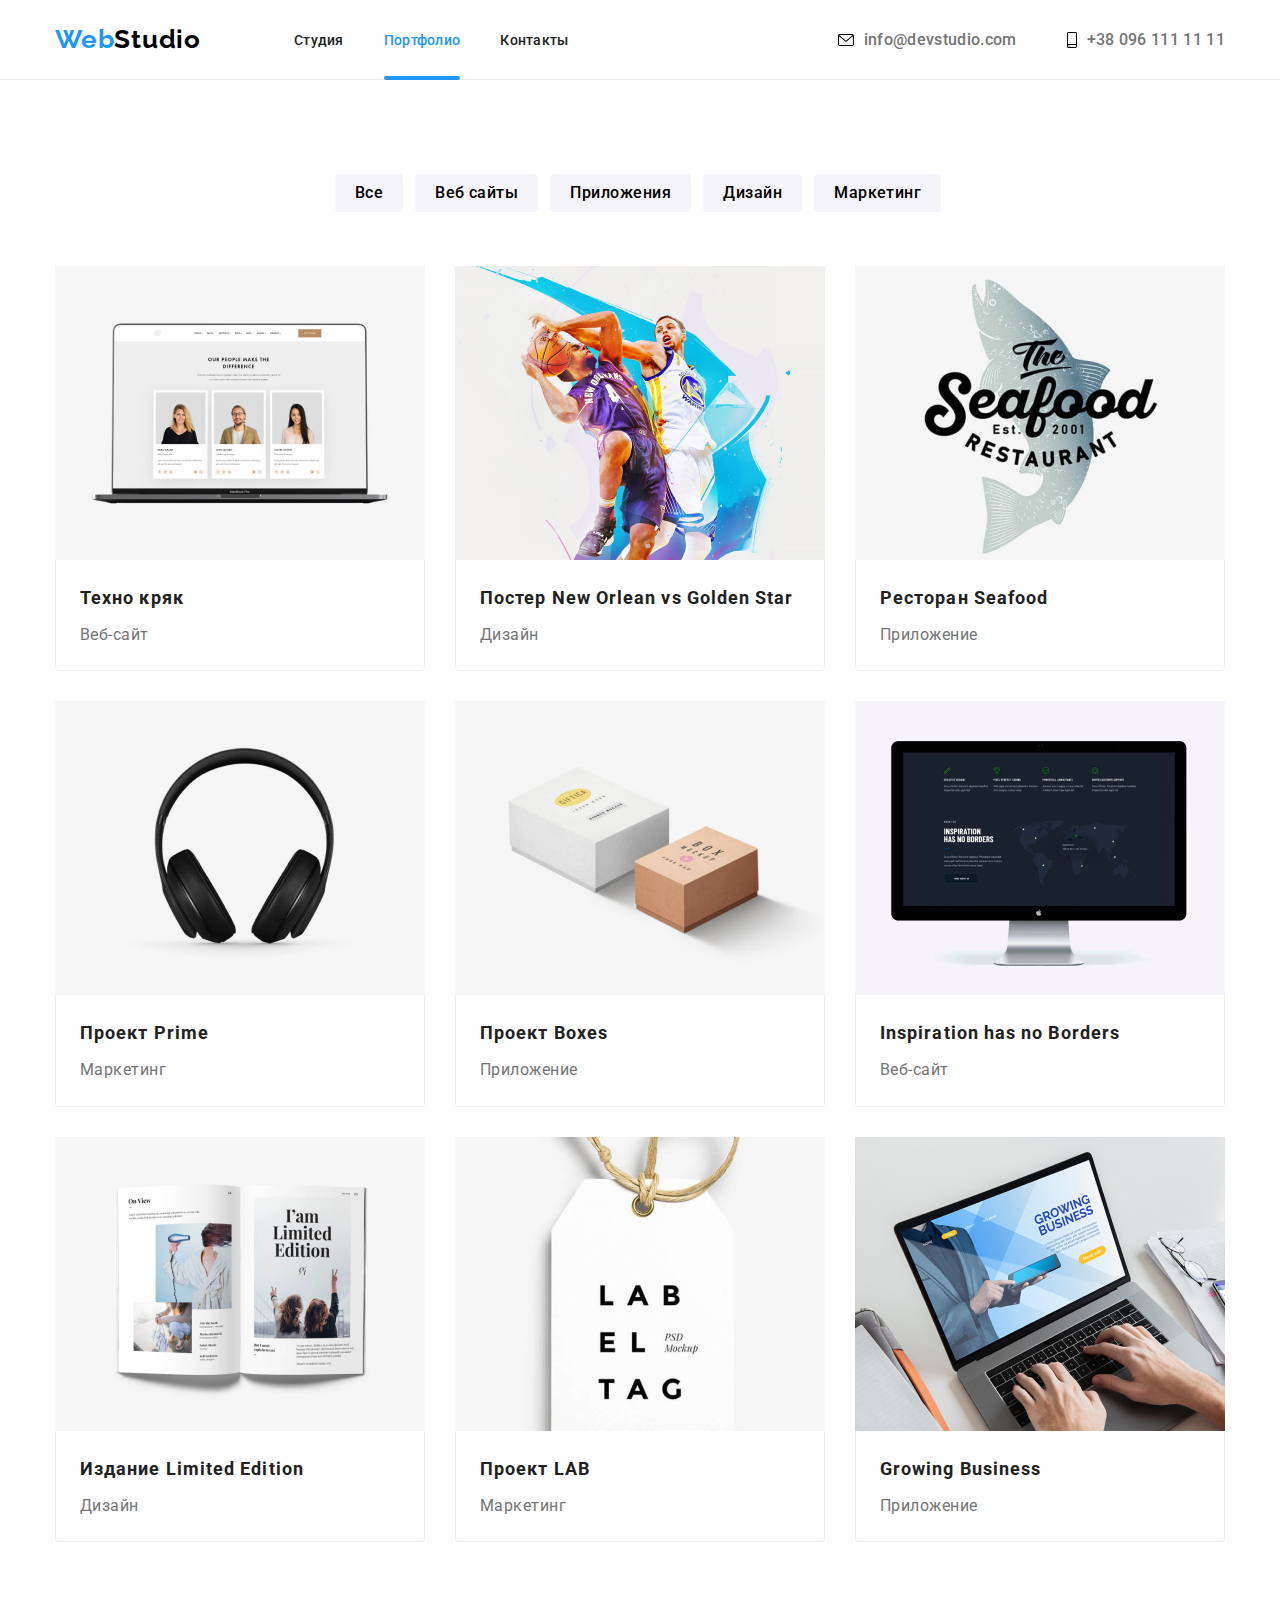
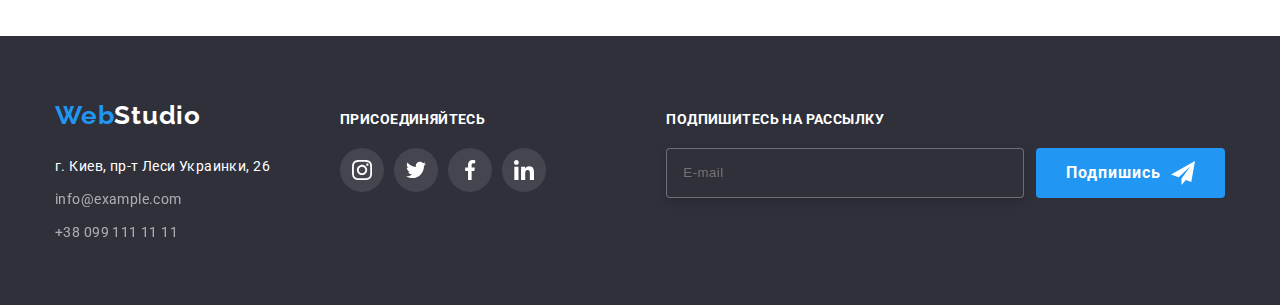
<file: portfolio.html>
<!doctype html>
<html lang="en">
<head>
    <meta name="desctiption" content="UTF-8" charset="UTF-8">
    <meta name="desctiption" content="IE=edge">
    <meta name="viewport" content="width=device-width, initial-scale=1.0">
    
    <title>portfolio</title>
    
    <link rel="preconnect" href="https://fonts.googleapis.com">
    <link rel="preconnect" href="https://fonts.gstatic.com" crossorigin>
    <link href="https://fonts.googleapis.com/css2?family=Merienda:wght@400;700&family=Raleway:wght@700;900&family=Roboto:wght@400;500;700;900&display=swap" rel="stylesheet">
    
    <link rel="stylesheet" href="https://cdnjs.cloudflare.com/ajax/libs/modern-normalize/1.1.0/modern-normalize.min.css" integrity="sha512-wpPYUAdjBVSE4KJnH1VR1HeZfpl1ub8YT/NKx4PuQ5NmX2tKuGu6U/JRp5y+Y8XG2tV+wKQpNHVUX03MfMFn9Q==" crossorigin="anonymous" referrerpolicy="no-referrer" />

    <link rel="stylesheet" href="./css/main.min.css">
</head>
<body>

    <!-- section Header -->
    <header class="header">
        <nav class="header__nav container">
                <a class="header__logo logo" href="./index.html" aria-label="Home page link">
                    Web<span class="header__logo--span">Studio</span>
                </a>

                <button 
                    class="menu menu__btn"
                    aria-expanded="false"
                    aria-controls="menu-container"
                    type="button" 
                    data-menu-button
                    width="40"
                    height="40"
                >
                    <svg 
                        width="40" 
                        height="40" 
                        aria-label="Переключатель мобильного меню"
                    >
                        <use class="menu__icon-close" href="./images/icons.svg#icon-close-2"></use>
                        <use class="menu__icon-open" href="./images/icons.svg#icon-menu"></use>
                    </svg>
                </button>

                <div 
                    class="menu__container" 
                    id="menu-container"
                    data-menu
                >
                <!-- <div class="menu__wraper"> -->

                    <ul class="nav nav__list list">
                        <li class="nav__item link">
                            <a class="nav__link" href="./index.html" aria-label="Home page link">Студия</a> 
                        </li>
                        <li class="nav__item link">
                            <a class="nav__link active" href="./portfolio.html" aria-label="portfolio page link">Портфолио</a> 
                        </li>
                        <li class="nav__item link">
                            <a class="nav__link" href="#" aria-label="contacts page link">Контакты</a> 
                        </li>
                    </ul>
                
                    <div class="contacts-wraper">
                        <ul class="auth auth__list list">
                            <li class="auth__link link" >                        
                                <a class="auth__icon auth__mail" href="mailto:info@devstudio.com" aria-label="contact email link">
                                    <svg class="auth__mail--icon auth__icon--hide" width="16" height="12">
                                        <use href="./images/icons.svg#icon-mail"></use>
                                    </svg>
                                    info@devstudio.com
                                </a>
                            </li>
                            <li class="auth__link link" >                        
                                <a class="auth__icon auth__phone" href="tel:+380961111111" aria-label="contact phone link">
                                    <svg class="auth__phone--icon auth__icon--hide" width="10" height="16">
                                        <use href="./images/icons.svg#icon-phone"></use>
                                    </svg>
                                    +38 096 111 11 11
                                </a>
                            </li>
                        </ul>
                        <ul class="auth__social">
                            <li class="auth__social--link">
                                <a href="#">Instagram</a>
                            </li>
                                <div class="break">|</div>
                            <li class="auth__social--link">
                                <a href="#">Twitte</a>
                            </li>
                                <div class="break">|</div>
                            <li class="auth__social--link">
                                <a href="#">Facebook</a>
                            </li>
                                <div class="break">|</div>
                            <li class="auth__social--link">
                                <a href="#">LinkedIn</a>
                            </li>
                        </ul>
                    </div>
                <!-- </div> -->

                </div>
        </nav>
    </header>

    <!-- Main -->
    <main class="main">
        <section class="section space-inside">
            <div class="filter container">
                <h1 class="hide--title">our works list</h1>
                <ul class="filter__list">
                    <li class="filter__item">
                        <button class="filter__btn" type="button">Все</button>
                    </li>
                    <li class="filter__item">
                        <button class="filter__btn" type="button">Веб сайты</button>
                    </li>
                    <li class="filter__item">
                        <button class="filter__btn" type="button"> Приложения</button>
                    </li>
                    <li class="filter__item">
                        <button class="filter__btn" type="button">Дизайн</button>
                    </li>
                    <li class="filter__item">
                        <button class="filter__btn" type="button">Маркетинг</button>
                    </li>
                </ul>
            </div>

            <div class="works container">
                <ul class="works__list">
                    <li class="works__item link">
                        <div class="works__wrapper">
                            <img 
                                class="work__image" 
                                srcset="./images/out-works/w1.jpg 1x, ./images/out-works/w1@2x.jpg 2x" 
                                src="./images/out-works/w1.jpg" 
                                alt="веб сайт"
                            >
                            <p class="works__descr">
                                Ресурс предлагает комплексные предложения с разным уровнем функционала и сервисов. Все это позволит посетителю получить исчерпывающие сведения о компании или частном лице.
                            </p>
                        </div>
                        <div class="works__title">
                            <h2 class="works__title--item">Техно кряк</h2>
                            <p class="works__subtitle">Веб-сайт</p>
                        </div>
                    </li>
                    <li class="works__item link">
                        <div class="works__wrapper">
                            <img 
                                class="work__image" 
                                srcset="./images/out-works/w2.jpg 1x, ./images/out-works/w2@2x.jpg 2x" 
                                src="./images/out-works/w2.jpg" 
                                alt="веб сайт"
                            >
                            <p class="works__descr">
                                Ресурс предлагает комплексные предложения с разным уровнем функционала и сервисов. Все это позволит посетителю получить исчерпывающие сведения о компании или частном лице.
                            </p>
                        </div>
                        <div class="works__title">
                            <h2 class="works__title--item">Постер New Orlean vs Golden Star</h2>
                            <p class="works__subtitle">Дизайн</p>
                        </div>
                    </li>
                    <li class="works__item link">
                        <div class="works__wrapper">
                            <img 
                                class="work__image" 
                                srcset="./images/out-works/w3.jpg 1x, ./images/out-works/w3@2x.jpg 2x" 
                                src="./images/out-works/w3.jpg" 
                                alt="веб сайт"
                            >
                            <p class="works__descr">
                                Ресурс предлагает комплексные предложения с разным уровнем функционала и сервисов. Все это позволит посетителю получить исчерпывающие сведения о компании или частном лице.
                            </p>
                        </div>
                        <div class="works__title">
                            <h2 class="works__title--item">Ресторан Seafood</h2>
                            <p class="works__subtitle">Приложение</p>
                        </div>
                    </li>
                    <li class="works__item link">
                        <div class="works__wrapper">
                            <img 
                                class="work__image" 
                                srcset="./images/out-works/w4.jpg 1x, ./images/out-works/w4@2x.jpg 2x" 
                                src="./images/out-works/w4.jpg" 
                                alt="веб сайт"
                            >
                            <p class="works__descr">
                                Ресурс предлагает комплексные предложения с разным уровнем функционала и сервисов. Все это позволит посетителю получить исчерпывающие сведения о компании или частном лице.
                            </p>
                        </div>
                        <div class="works__title">
                            <h2 class="works__title--item">Проект Prime</h2>
                            <p class="works__subtitle">Маркетинг</p>
                        </div>
                    </li>
                    <li class="works__item link">
                        <div class="works__wrapper">
                            <img 
                                class="work__image" 
                                srcset="./images/out-works/w5.jpg 1x, ./images/out-works/w5@2x.jpg 2x" 
                                src="./images/out-works/w5.jpg" 
                                alt="веб сайт"
                            >
                            <p class="works__descr">
                                Ресурс предлагает комплексные предложения с разным уровнем функционала и сервисов. Все это позволит посетителю получить исчерпывающие сведения о компании или частном лице.
                            </p>
                        </div>
                        <div class="works__title">
                            <h2 class="works__title--item">Проект Boxes</h2>
                            <p class="works__subtitle">Приложение</p>
                        </div>
                    </li>            
                    <li class="works__item link">
                        <div class="works__wrapper">
                            <img 
                                class="work__image" 
                                srcset="./images/out-works/w6.jpg 1x, ./images/out-works/w6@2x.jpg 2x" 
                                src="./images/out-works/w6.jpg" 
                                alt="веб сайт"
                            >
                            <p class="works__descr">
                                Ресурс предлагает комплексные предложения с разным уровнем функционала и сервисов. Все это позволит посетителю получить исчерпывающие сведения о компании или частном лице.
                            </p>
                        </div>
                        <div class="works__title">
                            <h2 class="works__title--item">Inspiration has no Borders</h2>
                            <p class="works__subtitle">Веб-сайт</p>
                        </div>
                    </li>
                    <li class="works__item link">
                        <div class="works__wrapper">
                            <img 
                                class="work__image" 
                                srcset="./images/out-works/w7.jpg 1x, ./images/out-works/w7@2x.jpg 2x" 
                                src="./images/out-works/w7.jpg" width="370" height="294" 
                                alt="веб сайт"
                            >
                            <p class="works__descr">
                                Ресурс предлагает комплексные предложения с разным уровнем функционала и сервисов. Все это позволит посетителю получить исчерпывающие сведения о компании или частном лице.
                            </p>
                        </div>
                        <div class="works__title">
                            <h2 class="works__title--item">Издание Limited Edition</h2>
                            <p class="works__subtitle">Дизайн</p>
                        </div>
                    </li>
                    <li class="works__item link">
                        <div class="works__wrapper">
                            <img 
                                class="work__image" 
                                srcset="./images/out-works/w8.jpg 1x, ./images/out-works/w8@2x.jpg 2x" 
                                src="./images/out-works/w8.jpg" width="370" height="294" 
                                alt="веб сайт" height="281"
                            >   
                            <p class="works__descr">
                                Ресурс предлагает комплексные предложения с разным уровнем функционала и сервисов. Все это позволит посетителю получить исчерпывающие сведения о компании или частном лице.
                            </p>
                        </div>
                        <div class="works__title">
                            <h2 class="works__title--item">Проект LAB</h2>
                            <p class="works__subtitle">Маркетинг</p>
                        </div>
                    </li>
                    <li class="works__item link">
                        <div class="works__wrapper">
                            <img 
                                class="work__image" 
                                srcset="./images/out-works/w9.jpg 1x, ./images/out-works/w9@2x.jpg 2x" 
                                src="./images/out-works/w9.jpg" 
                                alt="веб сайт"
                            >
                            <p class="works__descr">
                                Ресурс предлагает комплексные предложения с разным уровнем функционала и сервисов. Все это позволит посетителю получить исчерпывающие сведения о компании или частном лице.
                            </p>
                        </div>
                        <div class="works__title">
                            <h2 class="works__title--item">Growing Business</h2>
                            <p class="works__subtitle">Приложение</p>
                        </div>
                    </li>
                    
                    
                </ul>
            </div>
        </section>
    </main>

    <!-- section footer -->
    <footer class="footer section">
        <section class="container">
            <div class="footer__wrapper">
                
                <div class="footer__wrapper--item">
                    <div class="nav-block">
                        <a class="footer__logo" href="./index.html">
                            Web<span>Studio</span>
                        </a>
                
                        <address class="footer__address">
                            <a class="footer__address--loc footer__contact link" href="https://www.google.com/maps/place/%D0%B1%D1%83%D0%BB.+%D0%9B%D0%B5%D1%81%D0%B8+%D0%A3%D0%BA%D1%80%D0%B0%D0%B8%D0%BD%D0%BA%D0%B8,+26,+%D0%9A%D0%B8%D0%B5%D0%B2,+%D0%A3%D0%BA%D1%80%D0%B0%D0%B8%D0%BD%D0%B0,+02000/@50.4265807,30.5383858,17z/data=!3m1!4b1!4m5!3m4!1s0x40d4cf0e033ecbe9:0x57a4dffefec77da0!8m2!3d50.4265807!4d30.5383858" target="_blank"  rel="noopener noreferrer" aria-label="our location link">г. Киев, пр-т Леси Украинки, 26</a>
                            <a class="footer__contact link mail" href="mailto:info@example.com" aria-label="out email link">info@example.com</a>
                            <a class="footer__contact link phone" href="tel:+380991111111" aria-label="our number link">+38 099 111 11 11</a>
                        </address>
                    </div>
         
                    <div class="join">
                        <h3 class="join__title">присоединяйтесь</h2>
                        <ul class="join__contacts--list">
                            <li class="join__contacts--item">
                                <a class="team__contacts--link footer-contact-link" href="#" aria-label="instagram">
                                    <svg class="team__social--link">
                                        <use href="./images/icons.svg#icon-instagram"></use>
                                    </svg>
                                </a>
                            </li>                                    
                            <li class="join__contacts--item">
                                <a class="team__contacts--link footer-contact-link" href="#" aria-label="twitter">
                                    <svg class="team__social--link">
                                        <use href="./images/icons.svg#icon-twitter"></use>
                                    </svg>
                                </a>
                            </li>
                            <li class="join__contacts--item">
                                <a class="team__contacts--link footer-contact-link" href="#" aria-label="facebook">
                                    <svg class="team__social--link">
                                        <use href="./images/icons.svg#icon-facebook"></use>
                                    </svg>
                                </a>
                            </li>                                    
                            <li class="join__contacts--item">
                                <a class="team__contacts--link footer-contact-link" href="#" aria-label="linkedin">
                                    <svg class="team__social--link">
                                        <use href="./images/icons.svg#icon-linkedin"></use>
                                    </svg>
                                </a>
                            </li>
                        </ul>
                    </div>
                </div>
     
                <!-- subscribe -->
                <div class="subscribe">
                    <h3 class="subscribe__title">Подпишитесь на рассылку</h2>
                    <form class="subscribe__form--subscribe">
                        <div class="subscribe__form--block">
                            <input class="subscribe__input" type="email" name="email" id="email" placeholder="E-mail">
                            <label class="subscribe__input--label" for="email">
                                <button class="subscribe__btn btn" type="submit">
                                    Подпишись
                                    <svg class="subscribe__icon--subscribe" width="24" height="24">
                                        <use href="./images/icons.svg#icon-send"></use>
                                    </svg>
                                </button>
                            </label>
                        </div>
                    </form>
                </div>
            </div>
        </section>
    </footer>
    
     
     <script src="./js/modal.js"></script>
    <script src="./js/menu.js"></script>
    <script>
        (() => {
            document
                .querySelector('.js-speaker-form')
                .addEventListener('submit', e => {
                    e.preventDefault();

                    new FormData(e.currentTarget).forEach((value, name) =>
                        console.log(`${name}: ${value}`)
                    )

                    e.currentTarget.reset()
                })
        })()
    </script>
</body>
</html>
</file>
<file: css/main.min.css>
html{-webkit-box-sizing:border-box;box-sizing:border-box;line-height:0}*,*::before,*::after{-webkit-box-sizing:inherit;box-sizing:inherit;padding:0;margin:0}a{color:#757575;text-decoration:none}body{font-family:"Roboto", "sans-serif";color:#212121}body.modal-open{overflow:hidden}ul{list-style:none;margin:0}img{display:block;max-width:100%}h1,h2,h3,h4,h5,h6,p{margin:0}.link,.nav__link{text-decoration:none;list-style:none;color:#212121;line-height:1.2;letter-spacing:0.02em}.active::after{content:"";display:block;position:absolute;bottom:0;left:0;width:100%;height:4px;background-color:#2196f3;border-radius:2px}@media screen and (max-width: 769px){.active::after{display:none}}.active{color:#2196f3}.container{margin:0 auto;padding-right:15px;padding-left:15px}@media screen and (min-width: 480px){.container{max-width:480px}}@media screen and (min-width: 768px){.container{max-width:768px}}@media screen and (min-width: 1200px){.container{max-width:1200px}}.btn{padding:0 30px;max-width:200px;height:50px;font-weight:700;font-size:16px;line-height:1.9;border-radius:4px;border:none;font-family:inherit;letter-spacing:0.06em;background-color:#2196f3;color:#fff}.btn:hover,.btn:focus{cursor:pointer}.hide--title{position:absolute;width:1px;height:1px;margin:-1px;border:0;padding:0;white-space:nowrap;-webkit-clip-path:inset(100%);clip-path:inset(100%);clip:rect(0 0 0 0);overflow:hidden}.space-inside{padding:94px 0}@media screen and (max-width: 1199px){.space-inside{padding:60px 0}}.title{text-align:center;font-size:36px;line-height:1.2;font-weight:700;letter-spacing:0.03em;font-size:28px;color:var(--black)}@media screen and (min-width: 480px){.title{margin-bottom:30px}}@media screen and (max-width: 1199px){.title{margin:0 0 30px 0}}@media screen and (min-width: 1199px){.title{font-size:36px;margin-bottom:50px}}.header{border-bottom:1px solid #ececec;padding:16px 15px}@media screen and (min-width: 768px) and (max-width: 1199px){.header{padding:21px 0}}@media screen and (min-width: 1200px){.header{padding:24px 0}}.header__nav{display:-webkit-box;display:-ms-flexbox;display:flex;-webkit-box-align:center;-ms-flex-align:center;align-items:center;-webkit-box-pack:justify;-ms-flex-pack:justify;justify-content:space-between}.header__logo{text-decoration:none;font-size:24px;font-weight:700;line-height:1.2;font-family:"Raleway", sans-serif;color:#2196f3;letter-spacing:0.03em}@media screen and (min-width: 768px){.header__logo{margin:0 84px 0 0}}@media screen and (min-width: 1200px){.header__logo{margin:0 93px 0 0;font-size:26px}}.header__logo--span{color:#000}.nav{-webkit-box-align:center;-ms-flex-align:center;align-items:center;margin:0;padding:0}.nav__item:not(:last-child){margin-right:40px}@media screen and (max-width: 767px){.nav__item:not(:last-child){margin:0 0 32px 0}}.nav__link{position:relative;padding-top:32px;padding-bottom:32px;font-size:14px;font-weight:500;-webkit-transition:color 250ms cubic-bezier(0.4, 0, 0.2, 1);transition:color 250ms cubic-bezier(0.4, 0, 0.2, 1)}@media screen and (max-width: 767px){.nav__link{padding:16px 0 16px 0;font-size:40px}}.nav__icon:hover,.nav__icon:focus,.nav__link:hover,.nav__link:focus{cursor:pointer;color:#2196f3;fill:#2196f3}@media screen and (min-width: 768px){.nav{display:-webkit-box;display:-ms-flexbox;display:flex;margin:0 84px 0 0;font-weight:500;line-height:47px;text-align:center;letter-spacing:0.02em}}@media screen and (max-width: 767px){.nav{font-size:40px}}@media screen and (min-width: 1200px){.nav{margin:0;-webkit-box-pack:justify;-ms-flex-pack:justify;justify-content:space-between}}.auth{margin:0 0 0 auto;list-style:none;-webkit-box-align:center;-ms-flex-align:center;align-items:center;display:-webkit-box;display:-ms-flexbox;display:flex}@media screen and (max-width: 767px){.auth__list{display:-webkit-box;display:-ms-flexbox;display:flex;-webkit-box-orient:vertical;-webkit-box-direction:reverse;-ms-flex-direction:column-reverse;flex-direction:column-reverse;-webkit-box-align:start;-ms-flex-align:start;align-items:start;margin:0 0 64px 0;font-size:24px}.auth__phone--icon{color:#2196f3}}@media screen and (min-width: 768px) and (max-width: 1199px){.auth__list{display:block}}.auth__link+.link{padding-left:50px}@media screen and (max-width: 767px){.auth__link+.link{padding:0;font-size:34px;line-height:1.2;margin:0 0 32px 0}.auth__link+.link a{color:#2196f3;margin:0 0 32px 0}}@media screen and (max-width: 1199px){.auth__link+.link{margin:0;padding:0}}.auth__icon{display:-webkit-box;display:-ms-flexbox;display:flex;-webkit-box-align:center;-ms-flex-align:center;align-items:center;letter-spacing:0.02em;font-weight:500;text-decoration:none;-webkit-transition:color 250ms cubic-bezier(0.4, 0, 0.2, 1),fill 250ms cubic-bezier(0.4, 0, 0.2, 1);transition:color 250ms cubic-bezier(0.4, 0, 0.2, 1),fill 250ms cubic-bezier(0.4, 0, 0.2, 1)}@media screen and (max-width: 767px){.auth__icon .auth__icon{color:#2196f3}.auth__icon--hide{display:none}}.auth__icon:hover,.auth__icon:focus,.auth__link:hover,.auth__link:focus{cursor:pointer;color:#2196f3;fill:#2196f3}.auth__mail--icon,.auth__phone--icon{margin:0 10px 0 0}@media screen and (min-width: 768px) and (max-width: 1199px){.auth__link{margin:0 0 10px 0;font-size:12px}}@media screen and (min-width: 1200px){.contacts-wraper{margin:0 0 0 auto}}.menu__btn{z-index:100;position:fixed;right:20px;margin:0;padding:0;border:none;background-color:transparent;-webkit-transition:fill 250ms cubic-bezier(0.4, 0, 0.2, 1);transition:fill 250ms cubic-bezier(0.4, 0, 0.2, 1)}@media screen and (min-width: 768px){.menu__btn{display:none}}.menu__btn:hover,.menu__btn:focus{cursor:pointer;fill:#2196f3}.menu__btn .menu__icon-close{display:none}.menu__btn.is-open .menu__icon-close{display:block}.menu__btn.is-open .menu__icon-open{display:none}.menu__container{display:-webkit-box;display:-ms-flexbox;display:flex;width:100%;height:100%}.menu__container .break{color:rgba(33,33,33,0.2)}.menu__container.is-open{position:fixed;z-index:1;display:block;display:-webkit-box;display:-ms-flexbox;display:flex;-webkit-box-orient:vertical;-webkit-box-direction:normal;-ms-flex-direction:column;flex-direction:column;-webkit-box-pack:justify;-ms-flex-pack:justify;justify-content:space-between}@media screen and (max-width: 767px){.menu__container{padding:48px 40px;display:none;position:absolute;top:0;left:0;width:100%;height:100%;background-color:#fff;font-size:20px}}.menu__container .auth__social{max-width:480px;line-height:1.2;display:-webkit-box;display:-ms-flexbox;display:flex;-webkit-box-align:center;-ms-flex-align:center;align-items:center;-webkit-box-pack:justify;-ms-flex-pack:justify;justify-content:space-between;-ms-flex-wrap:wrap;flex-wrap:wrap}.menu__container .auth__social a{font-weight:500;font-size:18px;line-height:1.2;letter-spacing:0.02em;color:#2196f3}.menu__container .auth__social--link::after{width:1px;background-color:black}@media screen and (min-width: 768px){.menu__container .auth__social{display:none}}.hero{text-align:center;color:#fff;padding:119px 15px 118px 15px}@media screen and (min-width: 1200px){.hero{padding:200px 0 200px 0}}.hero__title{text-transform:uppercase;font-weight:900;margin:0 auto 30px auto;max-width:696px;font-size:44px;letter-spacing:0.06em;line-height:1.75}@media screen and (max-width: 1199px){.hero__title{font-size:26px;line-height:1.75;max-width:360px}}.overlay{min-height:400px;background-image:-webkit-gradient(linear, left top, right top, from(rgba(47,48,58,0.4)), to(rgba(47,48,58,0.4))),url("../images/header/HeaderMob.jpg");background-image:linear-gradient(to right, rgba(47,48,58,0.4), rgba(47,48,58,0.4)),url("../images/header/HeaderMob.jpg");background-size:cover;background-repeat:no-repeat;max-width:1600px;margin:0 auto;background-size:cover;background-position:center}@media screen and (-webkit-min-device-pixel-ratio: 2) and (-webkit-min-device-pixel-ratio: 2) and (-webkit-min-device-pixel-ratio: 2), screen and (-webkit-min-device-pixel-ratio: 2) and (min-resolution: 192dpi) and (min-resolution: 2dppx){.overlay{background-image:-webkit-gradient(linear, left top, right top, from(rgba(47,48,58,0.4)), to(rgba(47,48,58,0.4))),url("../images/header/HeaderMob@2x.jpg");background-image:linear-gradient(to right, rgba(47,48,58,0.4), rgba(47,48,58,0.4)),url("../images/header/HeaderMob@2x.jpg")}}@media screen and (min-width: 768px){.overlay{min-height:400px;background-image:-webkit-gradient(linear, left top, right top, from(rgba(47,48,58,0.4)), to(rgba(47,48,58,0.4))),url("../images/header/HeaderTab.jpg");background-image:linear-gradient(to right, rgba(47,48,58,0.4), rgba(47,48,58,0.4)),url("../images/header/HeaderTab.jpg")}}@media screen and (min-width: 768px) and (-webkit-min-device-pixel-ratio: 2) and (-webkit-min-device-pixel-ratio: 2) and (-webkit-min-device-pixel-ratio: 2), screen and (min-width: 768px) and (-webkit-min-device-pixel-ratio: 2) and (min-resolution: 192dpi) and (min-resolution: 2dppx){.overlay{background-image:-webkit-gradient(linear, left top, right top, from(rgba(47,48,58,0.4)), to(rgba(47,48,58,0.4))),url("../images/header/HeaderTab@2x.jpg");background-image:linear-gradient(to right, rgba(47,48,58,0.4), rgba(47,48,58,0.4)),url("../images/header/HeaderTab@2x.jpg")}}@media screen and (min-width: 1200px){.overlay{min-height:400px;background-image:-webkit-gradient(linear, left top, right top, from(rgba(47,48,58,0.4)), to(rgba(47,48,58,0.4))),url("../images/header/headerBg.jpg");background-image:linear-gradient(to right, rgba(47,48,58,0.4), rgba(47,48,58,0.4)),url("../images/header/headerBg.jpg")}}@media screen and (min-width: 1200px) and (-webkit-min-device-pixel-ratio: 2) and (-webkit-min-device-pixel-ratio: 2) and (-webkit-min-device-pixel-ratio: 2), screen and (min-width: 1200px) and (-webkit-min-device-pixel-ratio: 2) and (min-resolution: 192dpi) and (min-resolution: 2dppx){.overlay{background-image:-webkit-gradient(linear, left top, right top, from(rgba(47,48,58,0.4)), to(rgba(47,48,58,0.4))),url("../images/header/headerBg@2x.jpg");background-image:linear-gradient(to right, rgba(47,48,58,0.4), rgba(47,48,58,0.4)),url("../images/header/headerBg@2x.jpg")}}.backdrop{position:fixed;display:-webkit-box;display:-ms-flexbox;display:flex;-webkit-box-pack:center;-ms-flex-pack:center;justify-content:center;-ms-flex-wrap:wrap;flex-wrap:wrap;top:0;left:0;width:100%;height:100%;background-color:rgba(39,39,39,0.5);padding:93px 15px;overflow-y:scroll;z-index:2;-webkit-transition:opacity 250ms cubic-bezier(0.4, 0, 0.2, 1);transition:opacity 250ms cubic-bezier(0.4, 0, 0.2, 1)}.backdrop.is-hidden{visibility:hidden;opacity:0;pointer-events:none}.form{position:relative;padding:40px;display:-webkit-box;display:-ms-flexbox;display:flex;-webkit-box-orient:vertical;-webkit-box-direction:normal;-ms-flex-direction:column;flex-direction:column;text-align:left;background:#fff;-webkit-box-shadow:0px 1px 3px rgba(0,0,0,0.12),0px 1px 1px rgba(0,0,0,0.14),0px 2px 1px rgba(0,0,0,0.2);box-shadow:0px 1px 3px rgba(0,0,0,0.12),0px 1px 1px rgba(0,0,0,0.14),0px 2px 1px rgba(0,0,0,0.2);border-radius:4px;color:#000}@media screen and (max-width: 767px){.form{max-width:450px}}.form__descr{margin:0 0 12px 0;font-weight:700;font-size:20px;line-height:1.2;letter-spacing:0.03em;color:#212121}@media screen and (max-width: 1199px){.form__descr{text-align:center}}.form__field{position:relative;display:-webkit-box;display:-ms-flexbox;display:flex;-webkit-box-orient:vertical;-webkit-box-direction:normal;-ms-flex-direction:column;flex-direction:column;margin:0 0 10px 0}.form .icon__form{position:absolute;left:15px;bottom:15px;-webkit-transition:fill 250ms cubic-bezier(0.4, 0, 0.2, 1);transition:fill 250ms cubic-bezier(0.4, 0, 0.2, 1)}.form__label{line-height:1.2;font-size:12px;letter-spacing:0.01em;color:#757575}.form__label:not(:last-child){margin:0 0 4px 0}.form__input{margin:0;padding:11px 12px 11px 42px;outline:1px solid rgba(33,33,33,0.2);border-radius:4px;border:none;-webkit-transition:outline 250ms cubic-bezier(0.4, 0, 0.2, 1);transition:outline 250ms cubic-bezier(0.4, 0, 0.2, 1)}.form__input:hover,.form__input:focus{cursor:pointer;outline:1px solid #2196f3}.form__input:focus ~ .icon__form,.form__input:hover ~ .icon__form{fill:#2196f3}.form .comment{margin:0 0 20px 0}.form__textarea{padding:12px 16px;height:120px;line-height:1.2;letter-spacing:0.01em;resize:none;outline:1px solid rgba(33,33,33,0.2);border-radius:4px;border:none;-webkit-transition:outline 250ms cubic-bezier(0.4, 0, 0.2, 1);transition:outline 250ms cubic-bezier(0.4, 0, 0.2, 1)}.form__textarea:hover,.form__form-textarea:focus{outline:1px solid #2196f3}.form__textarea::-webkit-input-placeholder{font-size:12px;line-height:1.2;letter-spacing:0.01em;color:rgba(117,117,117,0.5)}.form__textarea:-ms-input-placeholder{font-size:12px;line-height:1.2;letter-spacing:0.01em;color:rgba(117,117,117,0.5)}.form__textarea::-ms-input-placeholder{font-size:12px;line-height:1.2;letter-spacing:0.01em;color:rgba(117,117,117,0.5)}.form__textarea::placeholder{font-size:12px;line-height:1.2;letter-spacing:0.01em;color:rgba(117,117,117,0.5)}.form__submit{margin:0 auto;-webkit-box-shadow:0px 1px 3px rgba(0,0,0,0.12),0px 1px 1px rgba(0,0,0,0.14),0px 2px 1px rgba(0,0,0,0.2);box-shadow:0px 1px 3px rgba(0,0,0,0.12),0px 1px 1px rgba(0,0,0,0.14),0px 2px 1px rgba(0,0,0,0.2)}.form__btn--close{position:absolute;width:30px;height:30px;font-size:18px;top:8px;right:8px;border:1px solid rgba(0,0,0,0.1);border-radius:50%;background-color:transparent;-webkit-transition:fill 250ms cubic-bezier(0.4, 0, 0.2, 1);transition:fill 250ms cubic-bezier(0.4, 0, 0.2, 1)}.form__btn--close:hover,.form__btn--close:focus{cursor:pointer;fill:#2196f3}.checkbox{padding:0 0 0 1.2em;display:-webkit-box;display:-ms-flexbox;display:flex;text-align:center;-webkit-box-orient:horizontal;-webkit-box-direction:normal;-ms-flex-direction:row;flex-direction:row;margin:0 auto 30px auto}.checkbox__check{-webkit-appearance:none;-moz-appearance:none;appearance:none}.checkbox__check:hover+.checkbox__span,.checkbox__check:focus+.checkbox__span,.checkbox__span:hover,.checkbox__span:focus{background-image:url(../images/check/checkHover.svg)}.checkbox__span{position:absolute;top:50%;-webkit-transform:translateY(-50%);transform:translateY(-50%);margin:0 8px 0 0;margin:0 0 0 -1.2em;width:1em;height:1em;background-image:url(../images/check/check.svg);background-color:#fff}.checkbox__check:checked+.checkbox__span{background-image:url(../images/check/checked.svg)}.checkbox .agreement{margin:0 0 0 8px;font-size:14px;line-height:1.71;letter-spacing:0.03em}@media screen and (max-width: 767px){.checkbox .agreement{font-size:12px;margin:0 0 0 7px}}.checkbox .agreement:hover{cursor:pointer}.checkbox .agreement-terms{color:#2196f3}.benefits__list{display:-webkit-box;display:-ms-flexbox;display:flex;-webkit-box-pack:justify;-ms-flex-pack:justify;justify-content:space-between;padding:0}@media screen and (max-width: 767px){.benefits__list{display:block;margin:0 auto;max-width:450px}}@media screen and (min-width: 767px) and (max-width: 1199px){.benefits__list{display:-webkit-box;display:-ms-flexbox;display:flex;-ms-flex-wrap:wrap;flex-wrap:wrap;margin:-15px}}@media screen and (min-width: 768px) and (max-width: 1199px){.benefits__item{width:calc((100% - 2 * 30px) / 2);margin:15px}}@media screen and (max-width: 767px){.benefits__item:not(:last-child){margin:0 0 30px 0}}@media screen and (min-width: 1200px){.benefits__item:not(:last-child){margin:0 30px 0 0}}.benefits__icon--wrapper{display:-webkit-box;display:-ms-flexbox;display:flex;-webkit-box-pack:center;-ms-flex-pack:center;justify-content:center;-webkit-box-align:center;-ms-flex-align:center;align-items:center;text-align:center;height:120px;margin-bottom:30px;border-radius:4px;background-color:#f5f4fa}.benefits .icon{width:70px;height:70px}.benefits__title{margin:0 0 10px 0;font-size:14px;line-height:1.2;font-weight:700;letter-spacing:0.03em;text-transform:uppercase;color:#212121}@media screen and (max-width: 767px){.benefits__title{text-align:center}}.benefits__descr{font-size:14px;line-height:1.7;color:#757575;letter-spacing:0.03em}.activity{padding-bottom:94px}.activity__list{margin:50px auto 0 auto;display:-webkit-box;display:-ms-flexbox;display:flex;-webkit-box-pack:justify;-ms-flex-pack:justify;justify-content:space-between;padding:0}.activity__item{width:370px;position:relative;z-index:-1}.activity__item:not(:last-child){margin-right:30px}.activity__image{display:block}.activity__label{width:100%;position:absolute;bottom:0;min-height:70px;display:-webkit-box;display:-ms-flexbox;display:flex;-webkit-box-pack:center;-ms-flex-pack:center;justify-content:center;-webkit-box-align:center;-ms-flex-align:center;align-items:center;font-size:14px;font-weight:700;line-height:1.2;letter-spacing:0.03em;text-transform:uppercase;background-color:rgba(47,48,58,0.8);color:#fff}@media screen and (max-width: 1199px){.activity{display:none}}.team{background-color:#f5f4fa}@media screen and (max-width: 1199px){.team{padding:60px 0}}.team__list{display:-webkit-box;display:-ms-flexbox;display:flex;padding:0;margin:50px 0 0 0}@media screen and (max-width: 767px){.team__list{display:block}}@media screen and (max-width: 1199px){.team__list{margin:-15px}}@media screen and (min-width: 768px) and (max-width: 1199px){.team__list{display:-webkit-box;display:-ms-flexbox;display:flex;-ms-flex-wrap:wrap;flex-wrap:wrap}}.team__card{-webkit-box-shadow:0px 1px 3px rgba(0,0,0,0.12),0px 1px 1px rgba(0,0,0,0.14),0px 2px 1px rgba(0,0,0,0.2);box-shadow:0px 1px 3px rgba(0,0,0,0.12),0px 1px 1px rgba(0,0,0,0.14),0px 2px 1px rgba(0,0,0,0.2);border-radius:0 0 4px 4px;list-style:none}@media screen and (max-width: 767px){.team__card{max-width:450px;margin:0 auto}.team__card:not(:last-child){margin:0 auto 30px auto}}@media screen and (min-width: 768px) and (max-width: 1199px){.team__card{width:calc((100% - 2 * 30px) / 2);margin:15px}}@media screen and (min-width: 1200px){.team__card:not(last-child){margin:0 30px 0 0}}.team__card>img{display:block}@media screen and (max-width: 767px){.team__card>img{max-width:450px}}@media screen and (max-width: 1200px){.team__card>img{width:100%;margin:0 auto}}@media screen and (min-width: 1200px){.team__card>img{max-width:270px;height:260px;margin:0 auto}}.team__card--wrapper{padding:30px;border-radius:0 0 4px 4px;text-align:center;background-color:#fff}@media screen and (max-width: 767px){.team__card--wrapper{max-width:450px}}@media screen and (max-width: 1200px){.team__card--wrapper{width:100%;margin:0 auto}}.team__member{margin:0 0 10px 0;font-weight:500;font-size:16px;line-height:1.2;letter-spacing:0.03em;color:#212121}.team__member--descr{font-weight:400;font-size:16px;line-height:1.2;margin-bottom:16px;letter-spacing:0.03em}.team__contacts--list{display:-webkit-box;display:-ms-flexbox;display:flex;-webkit-box-pack:justify;-ms-flex-pack:justify;justify-content:space-between;-webkit-padding-start:0px;padding-inline-start:0px}@media screen and (min-width: 480px){.team__contacts--list{max-width:206px;margin:0 auto}}.team__contacts--link{display:block;padding:12px;background-color:transparent;border-radius:50%;fill:#afb1b8;-webkit-transition:fill 250ms cubic-bezier(0.4, 0, 0.2, 1),background-color 250ms cubic-bezier(0.4, 0, 0.2, 1);transition:fill 250ms cubic-bezier(0.4, 0, 0.2, 1),background-color 250ms cubic-bezier(0.4, 0, 0.2, 1)}.team__social--link{width:20px;height:20px;display:block}.team__contacts--link:hover,.team__contacts--link:focus{cursor:pointer;fill:#fff;background-color:#2196f3}.client__list{display:-webkit-box;display:-ms-flexbox;display:flex;-webkit-box-pack:justify;-ms-flex-pack:justify;justify-content:space-between;padding:0;margin:50px 0 0 0}@media screen and (max-width: 767px){.client__list{display:-webkit-box;display:-ms-flexbox;display:flex;-ms-flex-wrap:wrap;flex-wrap:wrap;-webkit-box-pack:justify;-ms-flex-pack:justify;justify-content:space-between;margin:-15px;max-width:480px}}@media screen and (min-width: 768px) and (max-width: 1199px){.client__list{display:-webkit-box;display:-ms-flexbox;display:flex;-ms-flex-wrap:wrap;flex-wrap:wrap;-webkit-box-pack:justify;-ms-flex-pack:justify;justify-content:space-between;margin:30px auto 0 auto;max-width:738px}}.client__link{display:-webkit-box;display:-ms-flexbox;display:flex;-webkit-box-pack:center;-ms-flex-pack:center;justify-content:center;-webkit-box-align:center;-ms-flex-align:center;align-items:center;width:170px;min-height:90px;border-radius:4px;fill:#afb1b8;border:1px solid #afb1b8;-webkit-transition:fill 250ms cubic-bezier(0.4, 0, 0.2, 1),border 250ms cubic-bezier(0.4, 0, 0.2, 1);transition:fill 250ms cubic-bezier(0.4, 0, 0.2, 1),border 250ms cubic-bezier(0.4, 0, 0.2, 1)}@media screen and (max-width: 767px){.client__link{width:210px}}@media screen and (min-width: 768px) and (max-width: 1199px){.client__link{width:226px}}.client__link:hover,.client__link:focus{cursor:pointer;fill:#2196f3;border:1px solid #2196f3}@media screen and (max-width: 1199px){.client__item{margin:15px auto}}.client .client-label{height:50px}.footer{padding:60px 0 60px 0;background-color:#2f303a}@media screen and (min-width: 480px){.footer__wrapper{display:-webkit-box;display:-ms-flexbox;display:flex;-webkit-box-orient:vertical;-webkit-box-direction:normal;-ms-flex-direction:column;flex-direction:column;-webkit-box-align:center;-ms-flex-align:center;align-items:center}}@media screen and (min-width: 1200px){.footer__wrapper{display:-webkit-box;display:-ms-flexbox;display:flex;-webkit-box-orient:horizontal;-webkit-box-direction:normal;-ms-flex-direction:row;flex-direction:row;-webkit-box-align:baseline;-ms-flex-align:baseline;align-items:baseline;-webkit-box-pack:justify;-ms-flex-pack:justify;justify-content:space-between}}@media screen and (min-width: 767px){.footer__wrapper--item{max-width:600px;display:-webkit-box;display:-ms-flexbox;display:flex;-webkit-box-orient:horizontal;-webkit-box-direction:normal;-ms-flex-direction:row;flex-direction:row;-webkit-box-align:baseline;-ms-flex-align:baseline;align-items:baseline;width:720px;-webkit-box-pack:justify;-ms-flex-pack:justify;justify-content:space-between}}@media screen and (min-width: 1199px){.footer__wrapper--item{-webkit-box-pack:start;-ms-flex-pack:start;justify-content:start}}.footer__logo{text-decoration:none;font-weight:700;letter-spacing:0.03em;line-height:1.5;color:#2196f3;font-size:24px;font-family:"Raleway", sans-serif}@media screen and (min-width: 1200px){.footer__logo{font-size:26px}}@media screen and (max-width: 1199px){.footer__logo{display:-webkit-box;display:-ms-flexbox;display:flex;-webkit-box-pack:center;-ms-flex-pack:center;justify-content:center}}.footer__logo>span{color:#fff}.footer__address{margin:20px 0 60px 0;display:-webkit-box;display:-ms-flexbox;display:flex;-webkit-box-orient:vertical;-webkit-box-direction:normal;-ms-flex-direction:column;flex-direction:column;-webkit-box-align:center;-ms-flex-align:center;align-items:center;line-height:1.7}@media screen and (min-width: 1200px){.footer__address{-webkit-box-align:start;-ms-flex-align:start;align-items:start;margin:20px 70px 0 0}}.footer__address a{line-height:1.71;letter-spacing:0.03em}.footer__contact{font-size:14px;font-style:normal;-webkit-transition:color 250ms cubic-bezier(0.4, 0, 0.2, 1);transition:color 250ms cubic-bezier(0.4, 0, 0.2, 1)}.footer__contact:not(:last-child){margin-bottom:9px}.footer__contact:hover,.footer__contact:focus{color:#2196f3}.footer .mail,.footer .phone,.footer .location{opacity:0.6}.footer__address a{text-decoration:none;color:#fff}.footer__address--loc a:hover,.footer__address--loc a:focus{color:#2196f3}@media screen and (max-width: 1199px){.join{display:-webkit-box;display:-ms-flexbox;display:flex;-webkit-box-orient:vertical;-webkit-box-direction:normal;-ms-flex-direction:column;flex-direction:column;-webkit-box-align:center;-ms-flex-align:center;align-items:center;margin:0 0 60px 0}}.join__title{color:#fff;text-transform:uppercase;font-weight:700;margin-bottom:20px;font-size:14px;line-height:1.2;letter-spacing:0.03em}.join__contacts--list{display:-webkit-box;display:-ms-flexbox;display:flex;padding:0}.join__contacts--item:not(:last-child){margin:0 10px 0 0}.join .team__contacts--link{fill:#fff;background:rgba(255,255,255,0.1)}.join .team__contacts--link:hover,.join .team__contacts--link:focus{cursor:pointer;fill:#fff;background-color:#2196f3}.subscribe{margin:0 0 0 auto;width:100%}@media screen and (min-width: 1200px){.subscribe{width:auto}}@media screen and (max-width: 1199px){.subscribe{display:-webkit-box;display:-ms-flexbox;display:flex;-webkit-box-orient:vertical;-webkit-box-direction:normal;-ms-flex-direction:column;flex-direction:column;-webkit-box-align:center;-ms-flex-align:center;align-items:center;margin:0}}.subscribe__title{color:#fff;text-transform:uppercase;font-weight:700;margin-bottom:20px;font-size:14px;line-height:1.2;letter-spacing:0.03em}.subscribe__form--subscribe{width:100%}.subscribe__form--block{display:-webkit-box;display:-ms-flexbox;display:flex}@media screen and (max-width: 1199px){.subscribe__form--block{display:-webkit-box;display:-ms-flexbox;display:flex;-webkit-box-orient:vertical;-webkit-box-direction:normal;-ms-flex-direction:column;flex-direction:column;-webkit-box-align:center;-ms-flex-align:center;align-items:center;margin:0}}.subscribe__input{padding:0 0 0 16px;margin:0 12px 0 0;width:100%;max-width:450px;min-height:50px;margin:0 0 20px 0;line-height:1.4;letter-spacing:0.03em;color:rgba(255,255,255,0.6);background-color:#2f303a;border:1px solid rgba(255,255,255,0.3);-webkit-filter:drop-shadow(0px 4px 4px rgba(0,0,0,0.15));filter:drop-shadow(0px 4px 4px rgba(0,0,0,0.15));border-radius:4px}@media screen and (max-width: 767px){.subscribe__input{width:100%}}@media screen and (min-width: 768px){.subscribe__input{display:-webkit-box;display:-ms-flexbox;display:flex;-webkit-box-orient:vertical;-webkit-box-direction:normal;-ms-flex-direction:column;flex-direction:column;-webkit-box-align:center;-ms-flex-align:center;align-items:center;margin:0 0 20px 0}}@media screen and (min-width: 1200px){.subscribe__input{margin:0 12px 0 0;width:358px}}.subscribe__icon--subscribe{margin:0 0 0 10px;fill:#fff}.subscribe__btn{display:-webkit-box;display:-ms-flexbox;display:flex;-webkit-box-align:center;-ms-flex-align:center;align-items:center}@media screen and (min-width: 768px){.filter{margin:0 auto 30px auto}}.filter__list{display:-webkit-box;display:-ms-flexbox;display:flex;-ms-flex-wrap:wrap;flex-wrap:wrap;margin:-4px -4px 40px -4px;padding:0}@media screen and (min-width: 768px){.filter__list{-webkit-box-pack:center;-ms-flex-pack:center;justify-content:center;margin:-4px -4px 30px -4px}}@media screen and (min-width: 1200px){.filter__list{margin:-4px -4px 50px -4px}}.filter__item{margin:4px}@media screen and (min-width: 1200px){.filter__item:not(last-child){margin-right:8px}}.filter__btn{font-family:inherit;font-size:16px;font-weight:500;line-height:1.62;letter-spacing:0.03em;border-radius:4px;border:none;padding:6px 20px;background-color:#f5f4fa;-webkit-transition:background-color 250ms cubic-bezier(0.4, 0, 0.2, 1),color 250ms cubic-bezier(0.4, 0, 0.2, 1),-webkit-box-shadow 250ms cubic-bezier(0.4, 0, 0.2, 1);transition:background-color 250ms cubic-bezier(0.4, 0, 0.2, 1),color 250ms cubic-bezier(0.4, 0, 0.2, 1),-webkit-box-shadow 250ms cubic-bezier(0.4, 0, 0.2, 1);transition:background-color 250ms cubic-bezier(0.4, 0, 0.2, 1),box-shadow 250ms cubic-bezier(0.4, 0, 0.2, 1),color 250ms cubic-bezier(0.4, 0, 0.2, 1);transition:background-color 250ms cubic-bezier(0.4, 0, 0.2, 1),box-shadow 250ms cubic-bezier(0.4, 0, 0.2, 1),color 250ms cubic-bezier(0.4, 0, 0.2, 1),-webkit-box-shadow 250ms cubic-bezier(0.4, 0, 0.2, 1)}.filter__btn:hover,.filter__btn:focus{cursor:pointer;background-color:#2196f3;color:#fff;-webkit-box-shadow:0px 3px 1px rgba(0,0,0,0.1),0px 1px 2px rgba(0,0,0,0.08),0px 2px 2px rgba(0,0,0,0.12);box-shadow:0px 3px 1px rgba(0,0,0,0.1),0px 1px 2px rgba(0,0,0,0.08),0px 2px 2px rgba(0,0,0,0.12)}.works img{display:block;width:100%}.works__list{margin:-15px;padding:0}@media screen and (min-width: 480px){.works__list{display:block}}@media screen and (min-width: 768px){.works__list{display:-webkit-box;display:-ms-flexbox;display:flex;-ms-flex-wrap:wrap;flex-wrap:wrap}}.works__item{-webkit-transition:-webkit-box-shadow 250ms cubic-bezier(0.4, 0, 0.2, 1);transition:-webkit-box-shadow 250ms cubic-bezier(0.4, 0, 0.2, 1);transition:box-shadow 250ms cubic-bezier(0.4, 0, 0.2, 1);transition:box-shadow 250ms cubic-bezier(0.4, 0, 0.2, 1), -webkit-box-shadow 250ms cubic-bezier(0.4, 0, 0.2, 1);margin:0 auto 30px auto}@media screen and (min-width: 480px){.works__item{width:450px}}@media screen and (min-width: 768px){.works__item{margin:0 auto 30px 0}}@media screen and (min-width: 768px){.works__item{width:calc((100% - 2 * 30px) / 2);margin:15px}}@media screen and (min-width: 1200px){.works__item{width:calc((100% - 6 * 15px) / 3);margin:15px}}@media screen and (min-width: 768px) and (max-width: 1199px){.works__item:first-child .works__title{min-height:146px}}.works__item:hover,.works__item:focus{cursor:pointer;-webkit-box-shadow:0px 1px 1px rgba(0,0,0,0.12),0px 4px 4px rgba(0,0,0,0.06),1px 4px 6px rgba(0,0,0,0.16);box-shadow:0px 1px 1px rgba(0,0,0,0.12),0px 4px 4px rgba(0,0,0,0.06),1px 4px 6px rgba(0,0,0,0.16)}.works__wrapper{position:relative;overflow:hidden}.works__image{display:block}.works__descr{position:absolute;top:100%;padding-left:24px;padding-right:24px;display:-webkit-box;display:-ms-flexbox;display:flex;-webkit-box-align:center;-ms-flex-align:center;align-items:center;background-color:rgba(33,149,243,0.9);width:100%;height:100%;font-size:18px;line-height:1.6;letter-spacing:0.03em;color:#fff;-webkit-transition:top 250ms cubic-bezier(0.4, 0, 0.2, 1);transition:top 250ms cubic-bezier(0.4, 0, 0.2, 1)}.works__item:hover .works__descr{top:0}.works__title{padding:20px 24px;border-radius:0 0 4px 4px;text-align:left;background-color:#fff;border-right:1px solid #eeeeee;border-bottom:1px solid #eeeeee;border-left:1px solid #eeeeee}.works__title--item{margin-bottom:4px;font-size:18px;line-height:2;font-weight:700;color:#212121;letter-spacing:0.06em}.works__subtitle{font-size:16px;line-height:1.9;color:#757575;letter-spacing:0.03em}
/*# sourceMappingURL=main.min.css.map */
</file>
